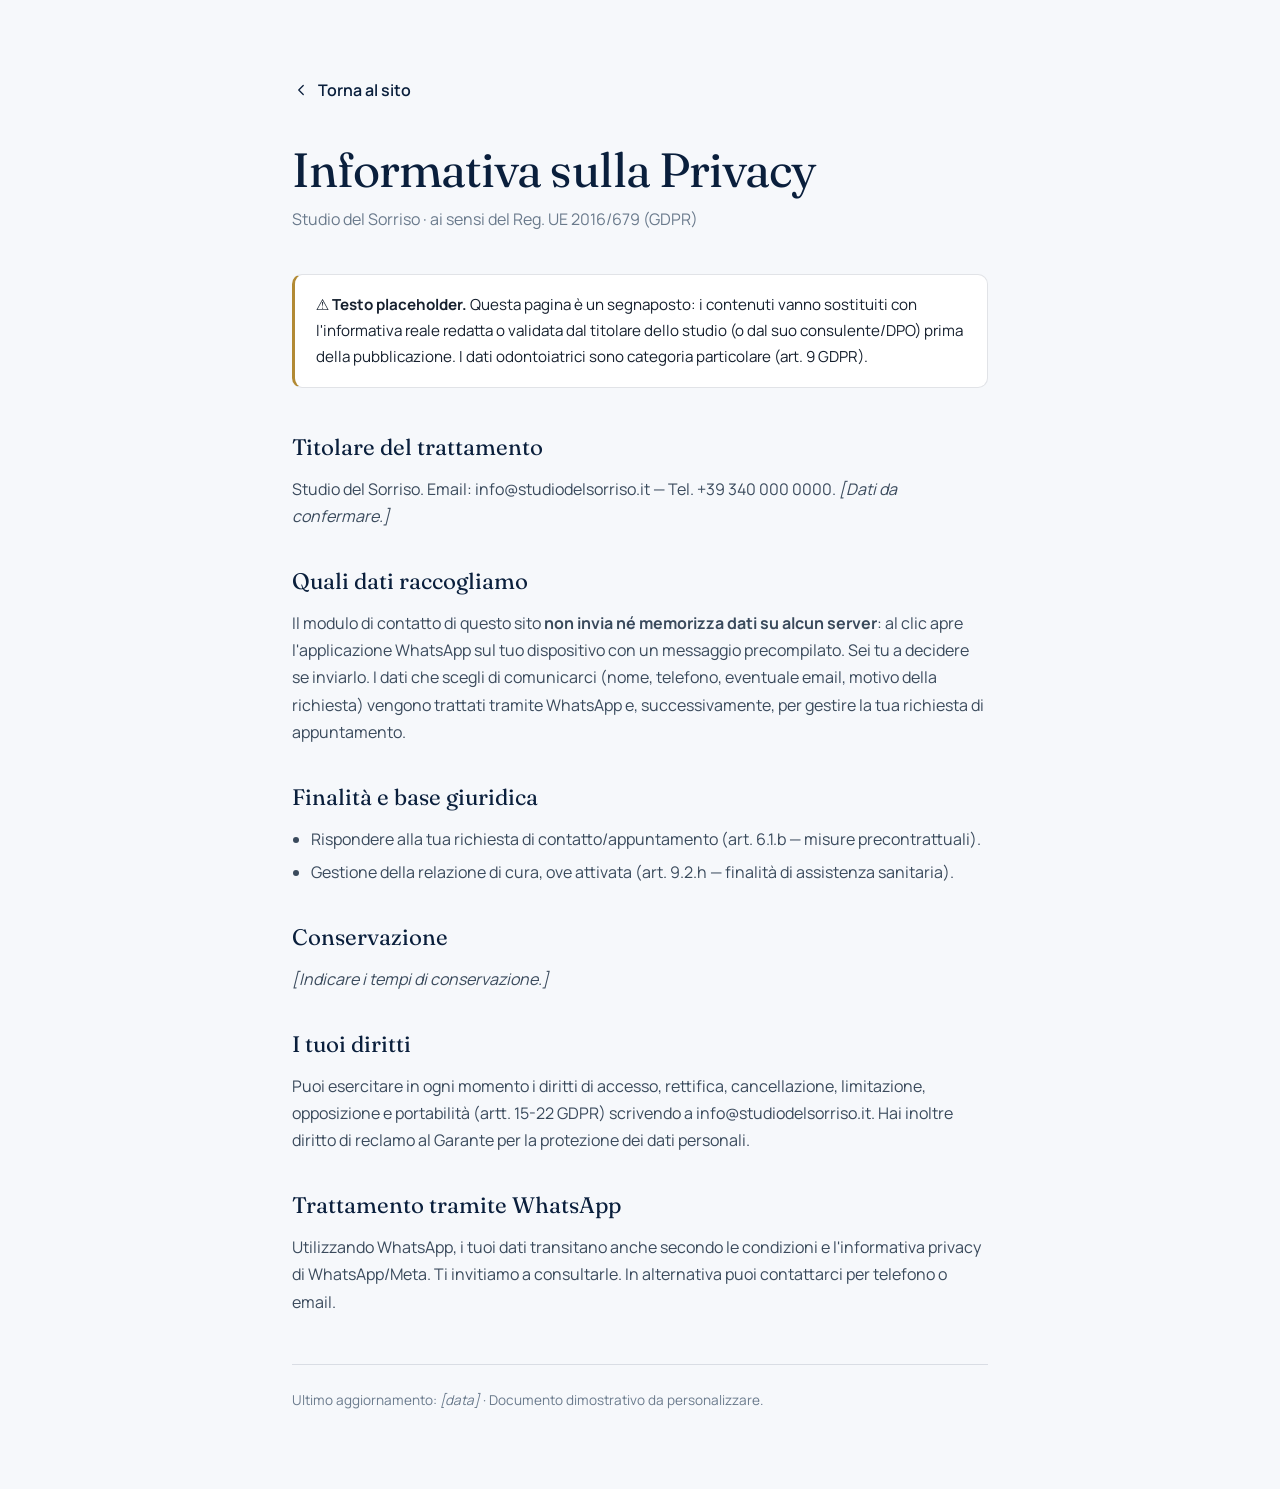
<file: privacy.html>
<!DOCTYPE html>
<html lang="it">
<head>
<meta charset="UTF-8" />
<meta name="viewport" content="width=device-width, initial-scale=1.0" />
<meta name="robots" content="noindex" />
<title>Privacy Policy — Studio del Sorriso</title>
<link rel="preconnect" href="https://fonts.googleapis.com" />
<link rel="preconnect" href="https://fonts.gstatic.com" crossorigin />
<link href="https://fonts.googleapis.com/css2?family=Fraunces:ital,opsz,wght@0,9..144,300..600&family=Manrope:wght@400;500;600;700&display=swap" rel="stylesheet" />
<style>
  :root{ --navy:#0a1f3c; --gold:#b28a34; --ink:#16202e; --slate:#3a4a5c; --muted:#6a7a8c; --paper:#f6f8fb; --line:rgba(10,31,60,.12); }
  *{box-sizing:border-box;margin:0;padding:0}
  body{font-family:"Manrope",system-ui,sans-serif;color:var(--slate);line-height:1.7;background:var(--paper)}
  .wrap{max-width:760px;margin:0 auto;padding:clamp(2rem,6vw,5rem) clamp(1.25rem,5vw,2rem)}
  a{color:var(--gold)}
  .back{display:inline-flex;align-items:center;gap:.5rem;font-weight:600;color:var(--navy);text-decoration:none;margin-bottom:2.5rem}
  .back svg{width:18px;height:18px;fill:none;stroke:currentColor;stroke-width:1.7;stroke-linecap:round;stroke-linejoin:round}
  h1{font-family:"Fraunces",serif;font-weight:400;color:var(--navy);font-size:clamp(2rem,5vw,3rem);line-height:1.1;letter-spacing:-.02em;margin-bottom:.6rem}
  .sub{color:var(--muted);margin-bottom:2.5rem}
  .note{background:#fff;border:1px solid var(--line);border-left:3px solid var(--gold);border-radius:10px;padding:1.1rem 1.3rem;margin-bottom:2.5rem;color:var(--ink);font-size:.95rem}
  h2{font-family:"Fraunces",serif;font-weight:400;color:var(--navy);font-size:1.4rem;margin:2rem 0 .6rem}
  p{margin-bottom:1rem}
  ul{margin:0 0 1rem 1.2rem}
  li{margin-bottom:.4rem}
  footer{margin-top:3rem;padding-top:1.5rem;border-top:1px solid var(--line);font-size:.85rem;color:var(--muted)}
</style>
</head>
<body>
<div class="wrap">
  <a class="back" href="index.html">
    <svg viewBox="0 0 24 24"><path d="M15 6l-6 6 6 6"/></svg> Torna al sito
  </a>

  <h1>Informativa sulla Privacy</h1>
  <p class="sub">Studio del Sorriso · ai sensi del Reg. UE 2016/679 (GDPR)</p>

  <div class="note">
    <strong>⚠︎ Testo placeholder.</strong> Questa pagina è un segnaposto: i contenuti vanno sostituiti
    con l'informativa reale redatta o validata dal titolare dello studio (o dal suo consulente/DPO)
    prima della pubblicazione. I dati odontoiatrici sono categoria particolare (art. 9 GDPR).
  </div>

  <h2>Titolare del trattamento</h2>
  <p>Studio del Sorriso. Email: info@studiodelsorriso.it — Tel. +39 340 000 0000. <em>[Dati da confermare.]</em></p>

  <h2>Quali dati raccogliamo</h2>
  <p>Il modulo di contatto di questo sito <strong>non invia né memorizza dati su alcun server</strong>: al clic apre l'applicazione WhatsApp sul tuo dispositivo con un messaggio precompilato. Sei tu a decidere se inviarlo. I dati che scegli di comunicarci (nome, telefono, eventuale email, motivo della richiesta) vengono trattati tramite WhatsApp e, successivamente, per gestire la tua richiesta di appuntamento.</p>

  <h2>Finalità e base giuridica</h2>
  <ul>
    <li>Rispondere alla tua richiesta di contatto/appuntamento (art. 6.1.b — misure precontrattuali).</li>
    <li>Gestione della relazione di cura, ove attivata (art. 9.2.h — finalità di assistenza sanitaria).</li>
  </ul>

  <h2>Conservazione</h2>
  <p><em>[Indicare i tempi di conservazione.]</em></p>

  <h2>I tuoi diritti</h2>
  <p>Puoi esercitare in ogni momento i diritti di accesso, rettifica, cancellazione, limitazione, opposizione e portabilità (artt. 15-22 GDPR) scrivendo a info@studiodelsorriso.it. Hai inoltre diritto di reclamo al Garante per la protezione dei dati personali.</p>

  <h2>Trattamento tramite WhatsApp</h2>
  <p>Utilizzando WhatsApp, i tuoi dati transitano anche secondo le condizioni e l'informativa privacy di WhatsApp/Meta. Ti invitiamo a consultarle. In alternativa puoi contattarci per telefono o email.</p>

  <footer>
    Ultimo aggiornamento: <em>[data]</em> · Documento dimostrativo da personalizzare.
  </footer>
</div>
</body>
</html>
</file>
